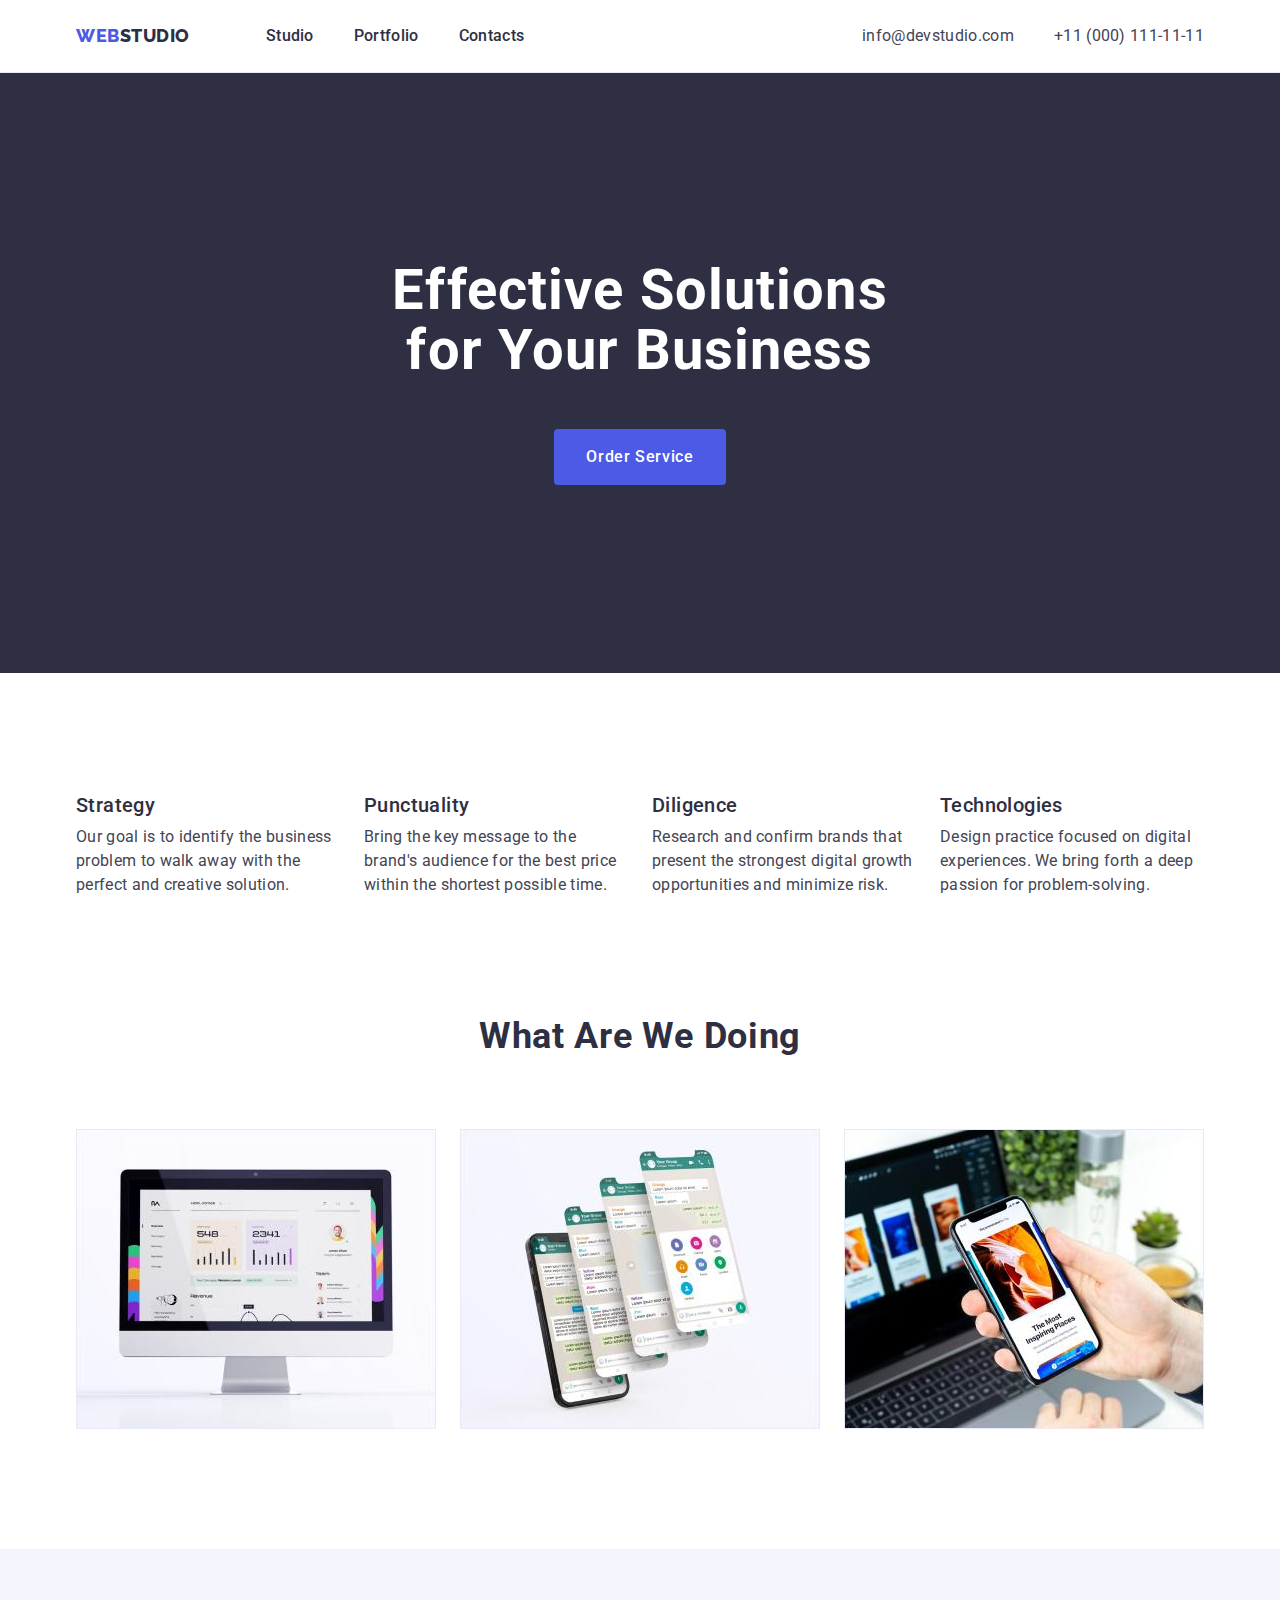
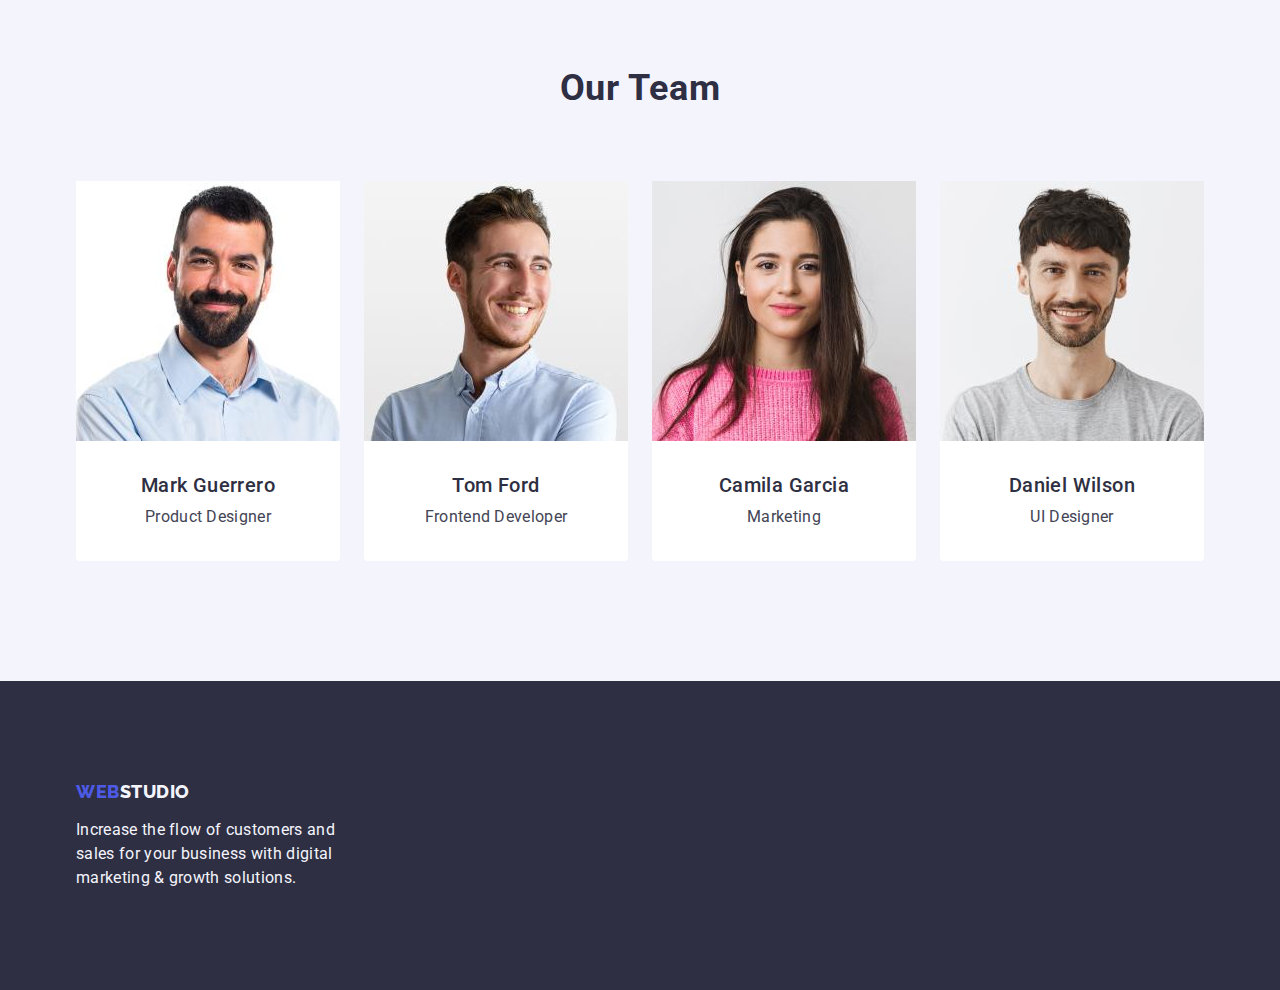
<file: index.html>
<!DOCTYPE html>
<html lang="en">
  <head>
    <meta charset="UTF-8" />
    <meta http-equiv="X-UA-Compatible" content="IE=edge" />
    <meta name="viewport" content="width=device-width, initial-scale=1.0" />
    <title>Studio</title>

    <link rel="preconnect" href="https://fonts.googleapis.com" />
    <link rel="preconnect" href="https://fonts.gstatic.com" crossorigin />
    <link
      href="https://fonts.googleapis.com/css2?family=Raleway:wght@800&family=Roboto:wght@400;500;700&display=swap"
      rel="stylesheet"
    />
    <link rel="stylesheet" href="./css/modern-normalize.min.css" />
    <link rel="stylesheet" href="./css/styles.css" />
  </head>
  <body>
    <!-- Header section -->
    <header class="header">
      <div class="header-container container">
        <nav class="header-nav">
          <a class="header-nav-logo link" href="./index.html"
            >Web<span class="dark-logo">Studio</span>
          </a>

          <ul class="header-nav-list list">
            <li class="header-nav-item"><a href="./index.html" class="nav-link link">Studio</a></li>
            <li class="header-nav-item"
              ><a class="nav-link link" href="./portfolio.html">Portfolio</a></li
            >
            <li class="header-nav-item"><a class="nav-link link" href="">Contacts</a></li>
          </ul>
        </nav>
        <address class="header-contacts">
          <ul class="header-contacts-list list">
            <li class="header-contacts-item"
              ><a class="contact-link link" href="mailto:info@devstudio.com"
                >info@devstudio.com</a
              ></li
            >
            <li class="header-contacts-item"
              ><a class="contact-link link" href="tel:+110001111111">+11 (000) 111-11-11</a></li
            >
          </ul>
        </address>
      </div>
    </header>

    <main>
      <!-- Hero section -->
      <section class="hero">
        <div class="hero-container container">
          <h1 class="main-title">Effective Solutions for Your Business </h1>
          <button type="button" class="btn">Order Service</button>
        </div>
      </section>
      <!-- Advantages section -->
      <section class="advantages">
        <div class="advantages-container container">
          <h2 class="visually-hidden dvantages-title">Our advantages</h2>
          <ul class="advantages-list list">
            <li class="advantage-item">
              <h3 class="subtitle">Strategy</h3>
              <p class="desc">
                Our goal is to identify the business problem to walk away with the perfect and
                creative solution.
              </p>
            </li>
            <li class="advantage-item">
              <h3 class="subtitle">Punctuality</h3>
              <p class="desc">
                Bring the key message to the brand's audience for the best price within the shortest
                possible time.
              </p>
            </li>
            <li class="advantage-item">
              <h3 class="subtitle">Diligence</h3>
              <p class="desc">
                Research and confirm brands that present the strongest digital growth opportunities
                and minimize risk.
              </p>
            </li>
            <li class="advantage-item">
              <h3 class="subtitle">Technologies</h3>
              <p class="desc">
                Design practice focused on digital experiences. We bring forth a deep passion for
                problem-solving.
              </p>
            </li>
          </ul>
        </div>
      </section>
      <!-- Works section -->
      <section class="works-section">
        <div class="container">
          <h2 class="title">What are we doing</h2>
          <ul class="works-list list">
            <li class="works-item">
              <img class="works-img" src="./images/img1.jpg" alt="Computer" width="360" />
            </li>
            <li class="works-item">
              <img class="works-img" src="./images/img2.jpg" alt="Phones" width="360" />
            </li>
            <li class="works-item">
              <img class="works-img" src="./images/img3.jpg" alt="Laptop and phone" width="360" />
            </li>
          </ul>
        </div>
      </section>
      <!-- Team section -->
      <section class="team">
        <div class="team-container container">
          <h2 class="title">Our Team</h2>
          <ul class="team-list list">
            <li class="team-item">
              <img
                class="team-img"
                src="./images/img4.jpg"
                alt="Mark Guerrero. Product Designer"
                width="264"
              />
              <div class="team-name">
                <h3 class="subtitle">Mark Guerrero</h3>
                <p class="desc">Product Designer</p>
              </div>
            </li>
            <li class="team-item">
              <img
                class="team-img"
                src="./images/img5.jpg"
                alt="Tom Ford. Frontend Developer"
                width="264"
              />
              <div class="team-name">
                <h3 class="subtitle">Tom Ford</h3>
                <p class="desc">Frontend Developer</p>
              </div>
            </li>
            <li class="team-item">
              <img
                class="team-img"
                src="./images/img6.jpg"
                alt="Camila Garcia. Marketing"
                width="264"
              />
              <div class="team-name">
                <h3 class="subtitle">Camila Garcia</h3>
                <p class="desc">Marketing</p>
              </div>
            </li>
            <li class="team-item">
              <img
                class="team-img"
                src="./images/img7.jpg"
                alt="Daniel Wilson. UI Designer"
                width="264"
              />
              <div class="team-name">
                <h3 class="subtitle">Daniel Wilson</h3>
                <p class="desc">UI Designer</p>
              </div>
            </li>
          </ul>
        </div>
      </section>
    </main>
    <!-- Footer section -->
    <footer class="footer">
      <div class="footer-container container">
        <a class="footer-logo link" href="./index.html"
          >Web<span class="light-logo">Studio</span></a
        >
        <p class="footer-desc">
          Increase the flow of customers and sales for your business with digital marketing & growth
          solutions.
        </p>
      </div>
    </footer>
  </body>
</html>
</file>
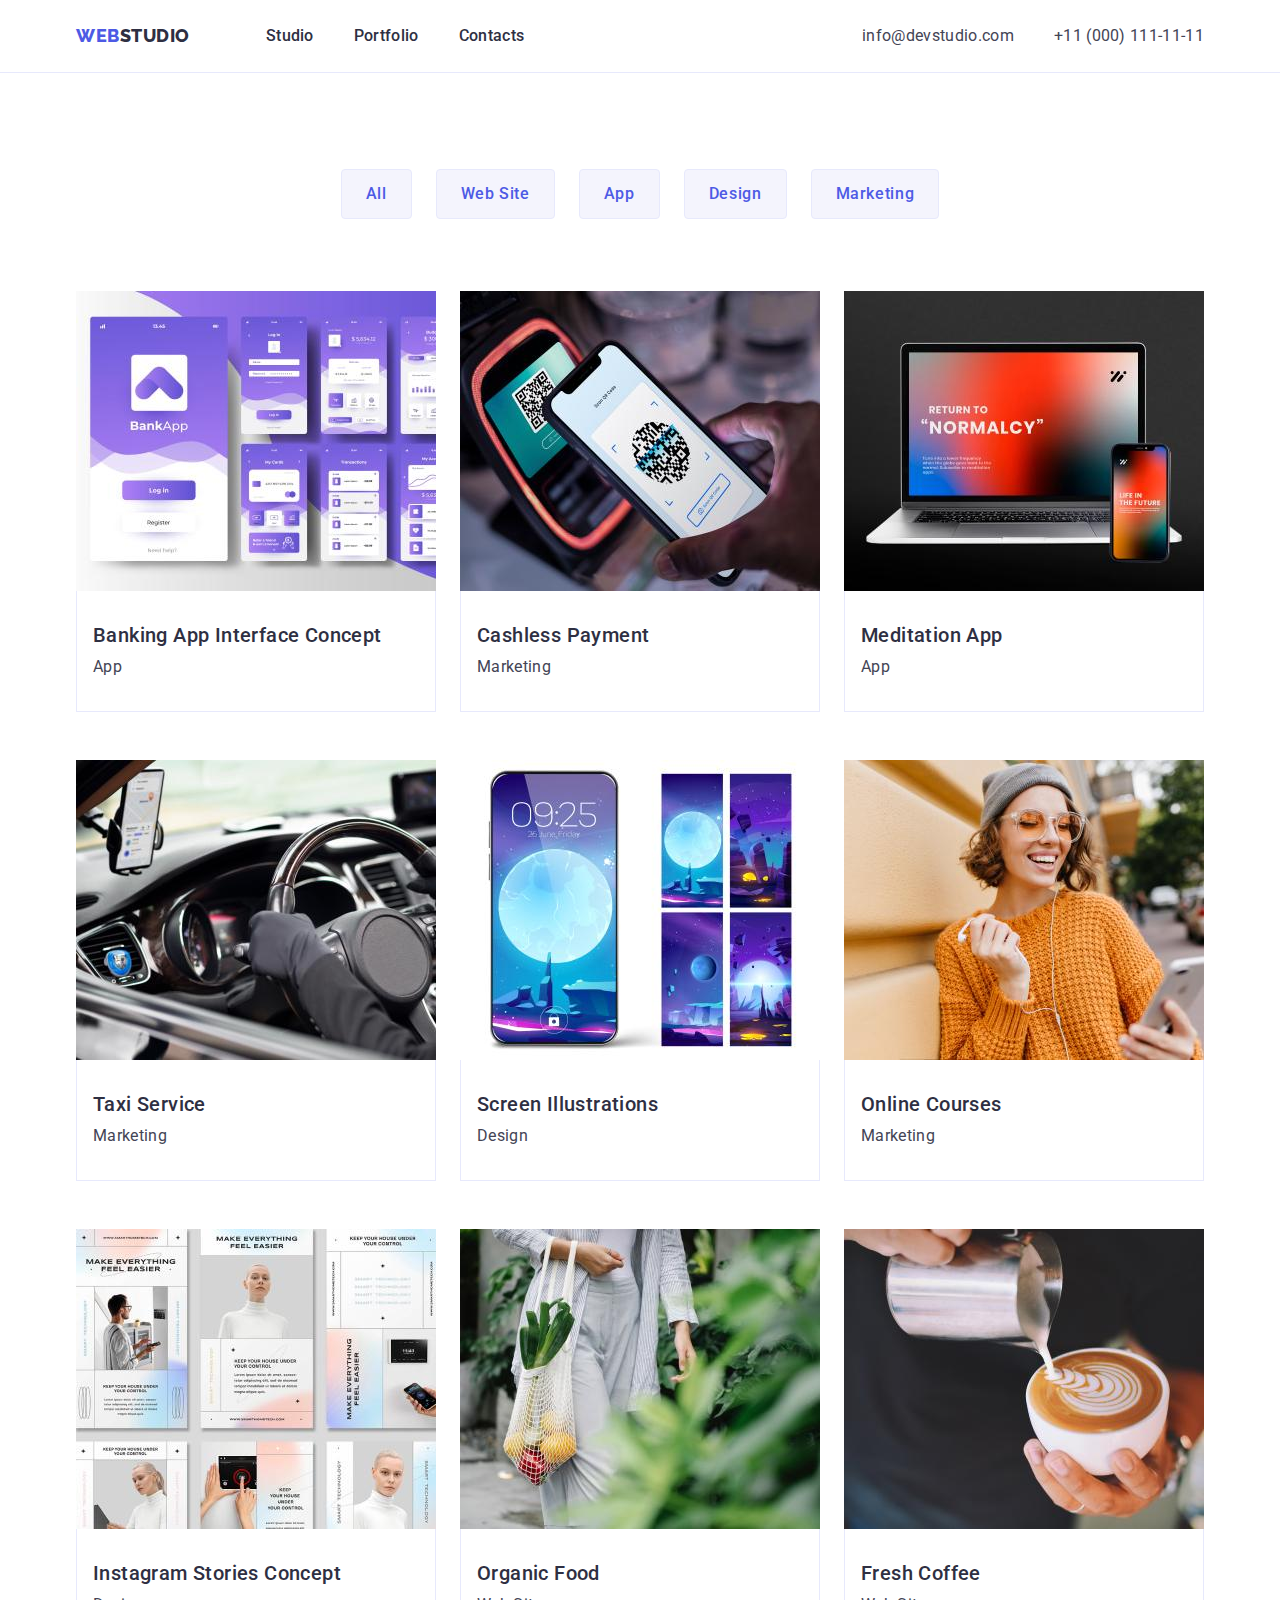
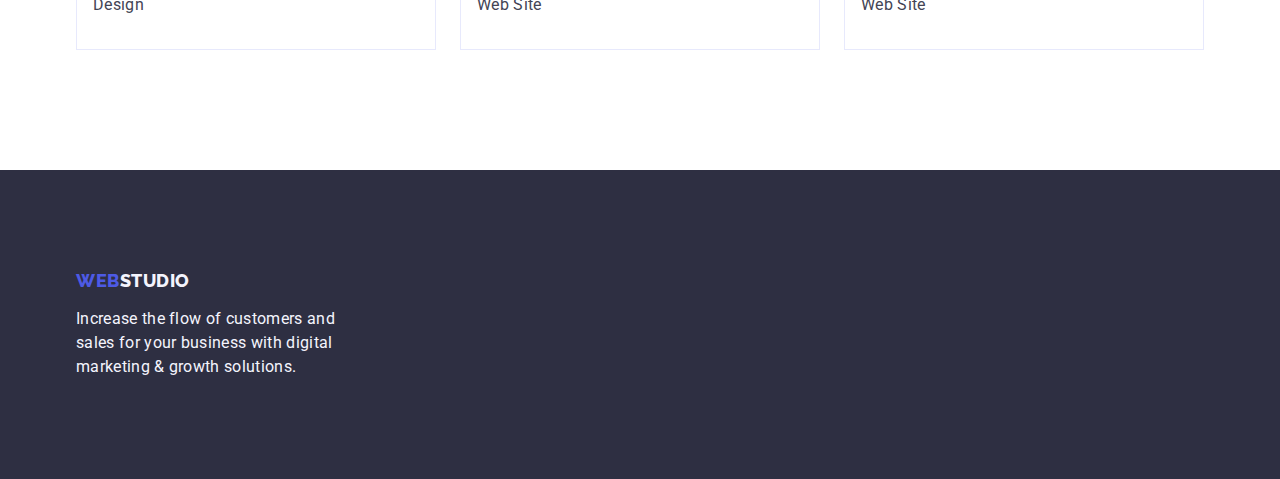
<file: portfolio.html>
<!DOCTYPE html>
<html lang="en">
  <head>
    <meta charset="UTF-8" />
    <meta http-equiv="X-UA-Compatible" content="IE=edge" />
    <meta name="viewport" content="width=device-width, initial-scale=1.0" />
    <title>Portfolio</title>

    <link rel="preconnect" href="https://fonts.googleapis.com" />
    <link rel="preconnect" href="https://fonts.gstatic.com" crossorigin />
    <link
      href="https://fonts.googleapis.com/css2?family=Raleway:wght@800&family=Roboto:wght@400;500;700&display=swap"
      rel="stylesheet"
    />
    <link rel="stylesheet" href="./css/modern-normalize.min.css" />
    <link rel="stylesheet" href="./css/styles.css" />
  </head>
  <body>
    <!-- Header section -->
    <header class="header">
      <div class="header-container container">
        <nav class="header-nav">
          <a class="header-nav-logo link" href="./index.html"
            >Web<span class="dark-logo">Studio</span>
          </a>

          <ul class="header-nav-list list">
            <li class="header-nav-item"><a href="./index.html" class="nav-link link">Studio</a></li>
            <li class="header-nav-item"
              ><a class="nav-link link" href="./portfolio.html">Portfolio</a></li
            >
            <li class="header-nav-item"><a class="nav-link link" href="">Contacts</a></li>
          </ul>
        </nav>
        <address class="header-contacts">
          <ul class="header-contacts-list list">
            <li class="header-contacts-item"
              ><a class="contact-link link" href="mailto:info@devstudio.com"
                >info@devstudio.com</a
              ></li
            >
            <li class="header-contacts-item"
              ><a class="contact-link link" href="tel:+110001111111">+11 (000) 111-11-11</a></li
            >
          </ul>
        </address>
      </div>
    </header>

    <main>
      <section class="portfolio">
        <div class="container">
          <h1 hidden>Portfolio</h1>
          <!-- Filters -->
          <ul class="filters-list list">
            <li class="filter-item"><button class="filter-btn" type="button">All</button></li>
            <li class="filter-item"><button class="filter-btn" type="button">Web Site</button></li>
            <li class="filter-item"><button class="filter-btn" type="button">App</button></li>
            <li class="filter-item"><button class="filter-btn" type="button">Design</button></li>
            <li class="filter-item"><button class="filter-btn" type="button">Marketing</button></li>
          </ul>
          <!-- Portfolio -->
          <ul class="portfolio-list list">
            <li class="portfollio-item">
              <a class="link" href="">
                <img
                  class="portfolio-img"
                  src="./images/img8.jpg"
                  alt="Banking App Interface Concept"
                  height="300"
                  width="360"
                />
                <div class="portfolio-project">
                  <h2 class="portfolio-subtitle subtitle">Banking App Interface Concept</h2>
                  <p class="portfolio-desc">App</p>
                </div></a
              >
            </li>
            <li class="portfollio-item">
              <a class="link" href="">
                <img
                  class="portfolio-img"
                  src="./images/img9.jpg"
                  alt="Cashless Payment"
                  height="300"
                  width="360"
                />
                <div class="portfolio-project">
                  <h2 class="portfolio-subtitle subtitle">Cashless Payment</h2>
                  <p class="portfolio-desc">Marketing</p>
                </div></a
              >
            </li>
            <li class="portfollio-item">
              <a class="link" href="">
                <img
                  class="portfolio-img"
                  src="./images/img10.jpg"
                  alt="Meditation App"
                  height="300"
                  width="360"
                />
                <div class="portfolio-project">
                  <h2 class="portfolio-subtitle subtitle">Meditation App</h2>
                  <p class="portfolio-desc">App</p>
                </div>
              </a>
            </li>
            <li class="portfollio-item">
              <a class="link" href="">
                <img
                  class="portfolio-img"
                  src="./images/img11.jpg"
                  alt="Taxi Service"
                  height="300"
                  width="360"
                />
                <div class="portfolio-project">
                  <h2 class="portfolio-subtitle subtitle">Taxi Service</h2>
                  <p class="portfolio-desc">Marketing</p>
                </div></a
              >
            </li>
            <li class="portfollio-item">
              <a class="link" href="">
                <img
                  class="portfolio-img"
                  src="./images/img12.jpg"
                  alt="Screen Illustrations"
                  height="300"
                  width="360"
                />
                <div class="portfolio-project">
                  <h2 class="portfolio-subtitle subtitle">Screen Illustrations</h2>
                  <p class="portfolio-desc">Design</p></div
                ></a
              >
            </li>
            <li class="portfollio-item">
              <a class="link" href="">
                <img
                  class="portfolio-img"
                  src="./images/img13.jpg"
                  alt="Online Courses"
                  height="300"
                  width="360"
                />
                <div class="portfolio-project">
                  <h2 class="portfolio-subtitle subtitle">Online Courses</h2>
                  <p class="portfolio-desc">Marketing</p></div
                ></a
              >
            </li>
            <li class="portfollio-item">
              <a class="link" href="">
                <img
                  class="portfolio-img"
                  src="./images/img14.jpg"
                  alt="Instagram Stories Concept"
                  height="300"
                  width="360"
                />
                <div class="portfolio-project">
                  <h2 class="portfolio-subtitle subtitle">Instagram Stories Concept</h2>
                  <p class="portfolio-desc">Design</p>
                </div></a
              >
            </li>
            <li class="portfollio-item">
              <a class="link" href="">
                <img
                  class="portfolio-img"
                  src="./images/img15.jpg"
                  alt="Organic Food"
                  height="300"
                  width="360"
                />
                <div class="portfolio-project">
                  <h2 class="portfolio-subtitle subtitle">Organic Food</h2>
                  <p class="portfolio-desc">Web Site</p>
                </div></a
              >
            </li>
            <li class="portfollio-item">
              <a class="link" href="">
                <img
                  class="portfolio-img"
                  src="./images/img16.jpg"
                  alt="Fresh Coffee"
                  height="300"
                  width="360"
                />
                <div class="portfolio-project">
                  <h2 class="portfolio-subtitle subtitle">Fresh Coffee</h2>
                  <p class="portfolio-desc">Web Site</p>
                </div></a
              >
            </li>
          </ul>
        </div>
      </section>
    </main>
    <!-- Footer section -->
    <footer class="footer">
      <div class="footer-container container">
        <a class="footer-logo link" href="./index.html"
          >Web<span class="light-logo">Studio</span></a
        >
        <p class="footer-desc">
          Increase the flow of customers and <br />
          sales for your business with digital <br />
          marketing & growth solutions.
        </p>
      </div>
    </footer>
  </body>
</html>
</file>
<file: css/styles.css>
/**
  |============================
  | Root styles
  |============================
*/
:root {
    /* Colors */
    --color-iris: #4d5ae5;
    --color-ocean: #404bbf;
    --color-navy-blue: #2e2f42;
    --color-green: #31d0aa;
    --color-slate: #434455;
    --color-light-slate: #8e8f99;
    --color-cornflower: #e7e9fc;
    --color-cloud: #f4f4fd;
    --color-white: #ffffff;
    --color-dairy: #fcfcfc;
    --color-bgd: #2e2f42;

    /* Fonts */
    --primary-font: 'Roboto', sans-serif;
    --secondary-font: 'Raleway', sans-serif;
}

/* Flex */

/**
  |============================
  | Base styles
  |============================
*/
body {
    color: var(--color-slate);
    background-color: var(--color-white);
    font-size: 16px;
    font-family: "Roboto", sans-serif;
    line-height: 1.5;
    letter-spacing: 0.02em;
}

.container {
    width: 1158px;
    margin: 0 auto;
    padding: 0 15px;
}

/* reset start */
h1,
h2,
h3,
h4,
h5,
h6,
ul,
p {
    margin: 0;
}

img {
    display: block;
    max-width: 100%;
    height: auto;
}

button {
    cursor: pointer;
}

.list {
    list-style: none;
    margin: 0;
    padding: 0;
}

.link {
    text-decoration: none;
}

.visually-hidden {
    position: absolute;
    width: 1px;
    height: 1px;
    margin: -1px;
    border: 0;
    padding: 0;
    white-space: nowrap;
    clip-path: inset(100%);
    clip: rect(0 0 0 0);
    overflow: hidden;
}

section {}

/**
  |============================
  | Header styles
  |============================
*/
.header {
    border-bottom: 1px solid #e7e9fc;
}

.header-container {
    display: flex;
    align-items: center;
}


.header-nav {
    display: flex;
    align-items: center;
}

.header-nav-logo {
    color: var(--color-iris);
    font-family: var(--secondary-font);
    font-weight: 800;
    font-size: 18px;
    line-height: 1.17;
    letter-spacing: 0.03em;
    text-transform: uppercase;
    text-decoration: none;
    margin-right: 76px;
    align-items: center;
}

.dark-logo {
    color: var(--color-navy-blue);
}

.header-nav {
    margin-right: auto;
}

.header-nav-list {
    display: flex;
    align-items: center;
    gap: 40px;
}

.nav-link {
    display: block;
    padding: 24px 0;
    font-weight: 500;
    font-style: normal;
    color: var(--color-navy-blue);
}

.nav-link:hover,
.nav-link:focus {
    color: var(--color-ocean);
}

.header-contacts {
    font-style: normal;
    color: var(--color-slate);
}

.header-contacts-list {
    display: flex;
    margin-right: auto;
    gap: 40px;
}

.contact-link {
    display: block;
    padding: 24px 0;
    font-weight: 400;
    font-style: normal;
    color: var(--color-slate);
}

.contact-link:hover,
.contact-link:focus {
    color: var(--color-ocean);
}

/**
  |============================
  | Hero styles
  |============================
*/
.hero {
    background-color: var(--color-bgd);
    padding-top: 188px;
    padding-bottom: 188px;
    text-align: center;
}

.main-title {
    font-weight: 700;
    font-size: 56px;
    line-height: 1.07;
    letter-spacing: 0.02em;
    color: var(--color-white);
    max-width: 496px;
    margin-top: 0;
    margin-bottom: 48px;
    margin-left: auto;
    margin-right: auto;
}

.btn {
    min-width: 169px;
    height: 56px;
    padding: 16px 32px;
    border-radius: 4px;
    font-weight: 500;
    font-family: inherit;
    font-size: 16px;
    line-height: 1.5;
    letter-spacing: 0.04em;
    color: var(--color-white);
    background-color: var(--color-iris);
    display: block;
    margin: auto;
    border: none;
}

.btn:hover,
.btn:focus {
    background-color: var(--color-ocean);
}

/**
  |============================
  | Advantages styles
  |============================
*/
.advantages {
    padding: 120px 0;
}

.advantages-list {
    display: flex;
    align-items: baseline;
}

.advantage-item {
    width: 264px;
}

.advantage-item:not(:last-child) {
    margin-right: 24px;
}

.subtitle {
    font-weight: 500;
    font-size: 20px;
    line-height: 1.2;
    letter-spacing: 0.02em;
    color: var(--color-navy-blue);
    margin-bottom: 8px;
}

.desc {
    color: var(--color-slate);
}

/**
  |============================
  | Works styles
  |============================
*/
.title {
    color: var(--color-navy-blue);
    font-weight: 700;
    font-size: 36px;
    line-height: 1.11;
    text-align: center;
    text-transform: capitalize;
    letter-spacing: 0.02em;
    margin-top: 0;
    margin-bottom: 72px;
}

.works-list {
    display: flex;
    align-items: center;
}

.works-section {
    padding-bottom: 120px;
}

.works-item:not(:last-child) {
    margin-right: 24px;
}

/**
  |============================
  | Team styles
  |============================
*/
.team {
    background-color: var(--color-cloud);
    padding: 120px 0;
}

.team-list {
    display: flex;
    align-items: center;
}

.team-item {
    background-color: var(--color-white);
    border-radius: 0px 0px 4px 4px;
}

.team-item:not(:last-child) {
    margin-right: 24px;
}

.team-img {}

.team-desc {}

.team-name {
    padding: 32px 16px;
    text-align: center;
    border-radius: 0px 0px 4px 4px;
}


/**
  |============================
  | Footer styles
  |============================
*/
.footer-container {}

.footer {
    background-color: var(--color-bgd);
    padding-top: 100px;
    padding-bottom: 100px;
}

.footer-logo {
    color: var(--color-iris);
    font-family: var(--secondary-font);
    font-weight: 800;
    font-size: 18px;
    line-height: 1.17;
    letter-spacing: 0.03em;
    text-transform: uppercase;
    text-decoration: none;
    display: inline-block;
    margin-bottom: 16px;
}

.light-logo {
    color: var(--color-cloud);
}

.footer-desc {
    color: var(--color-cloud);
    max-width: 264px;
}


/**
  |============================
  | Portfolio styles
  |============================
*/

.portfolio {
    padding: 96px 0 120px 0;
}

.portfolio-title {}

.filters-list {
    display: flex;
    align-items: center;
    margin: auto;
    margin-bottom: 72px;
    justify-content: center;
}

.filter-item:not(:last-child) {
    margin-right: 24px;
}

.filter-item {}

.filter-btn {
    font-family: inherit;
    background-color: var(--color-cloud);
    font-weight: 500;
    font-size: 16px;
    line-height: 1.5;
    letter-spacing: 0.04em;
    color: var(--color-iris);
    cursor: pointer;
    border: 1px solid #E7E9FC;
    border-radius: 4px;
    display: block;
    margin: auto;
    padding: 12px 24px;
}

.filter-btn:hover,
.filter-btn:focus {
    background-color: var(--color-ocean);
    color: var(--color-white);
    border: 1px solid transparent;
}

.portfolio-list {
    display: flex;
    flex-wrap: wrap;
    column-gap: 24px;
    row-gap: 48px;
}

.portfolio-project {
    border-top: none;
    border-right: 1px solid #E7E9FC;
    border-bottom: 1px solid #E7E9FC;
    border-left: 1px solid #E7E9FC;
}

.portfolio-project {
    padding: 32px 16px;
}

.portfolio-subtitle {
    margin-bottom: 8px;
}

.portfollio-item {}

.portfolio-img {}

.portfolio-desc {
    color: var(--color-slate);
}

.portfolio-view {}
</file>
